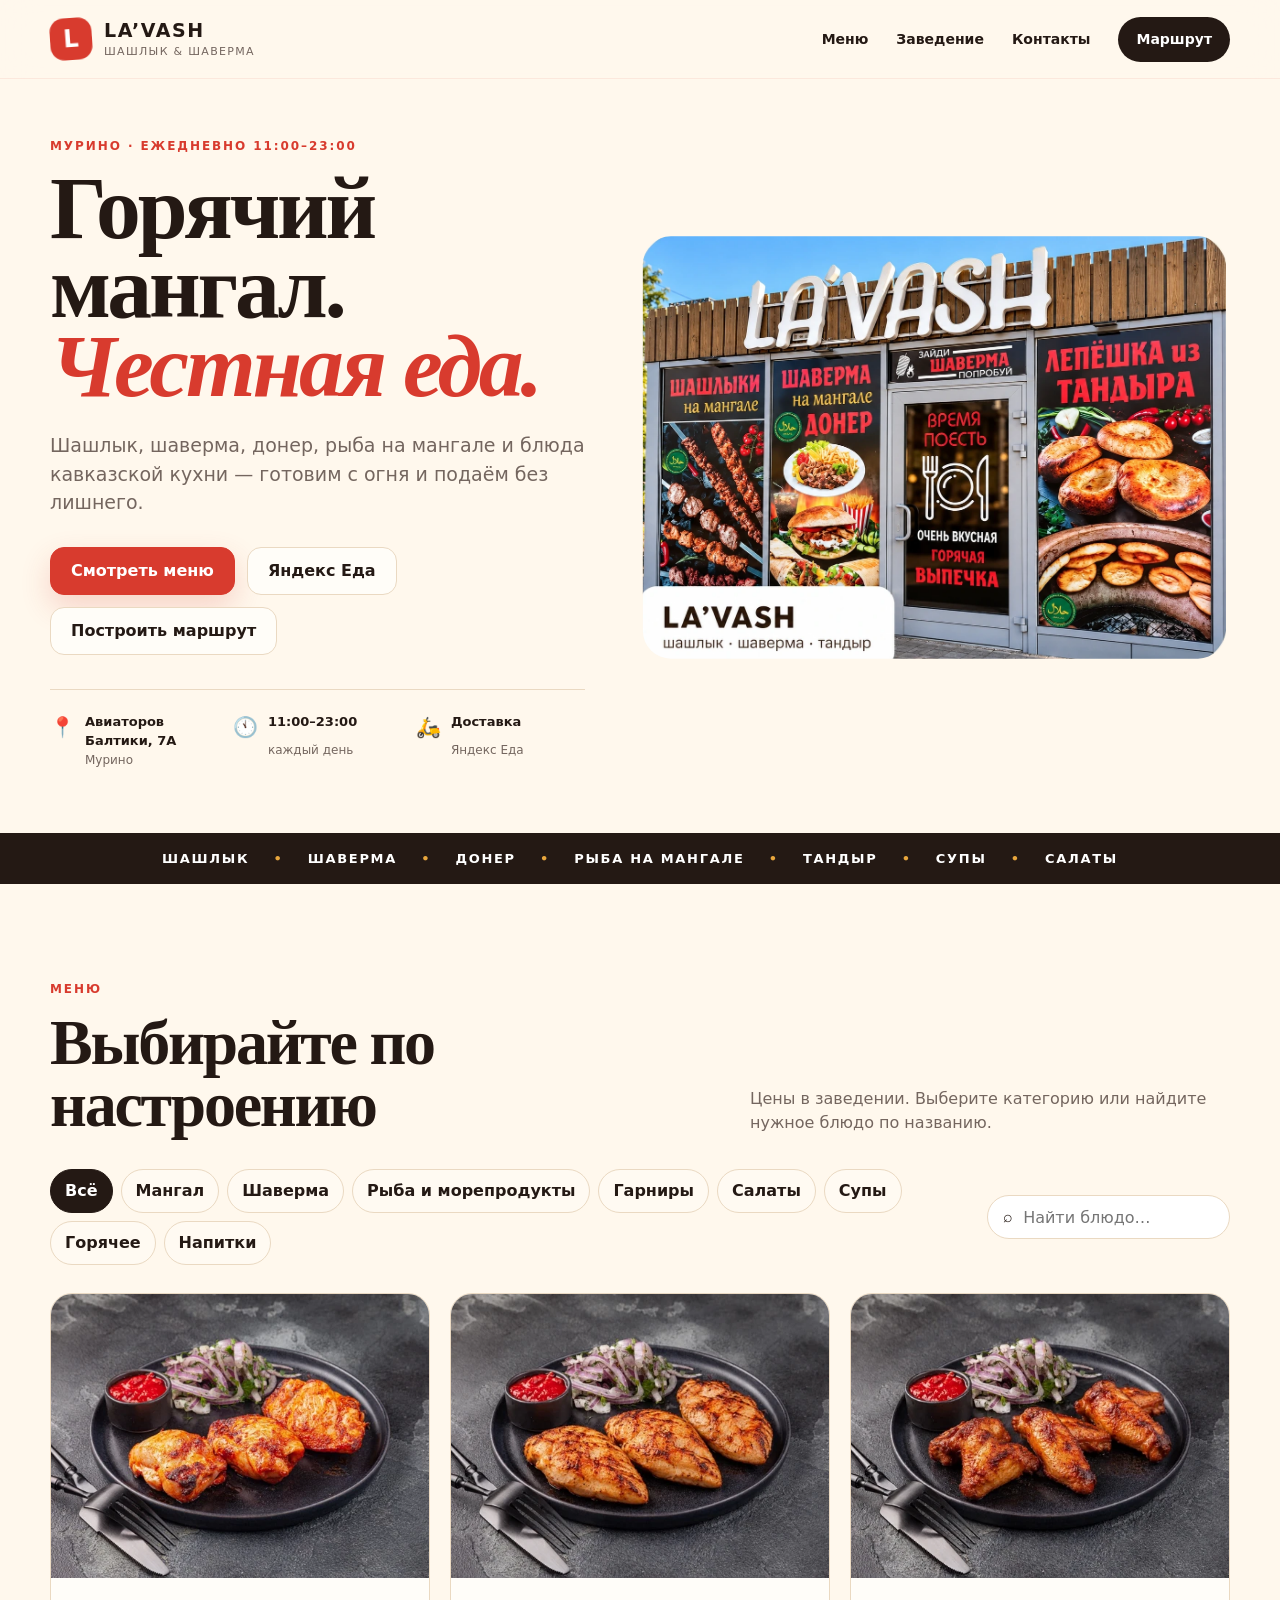
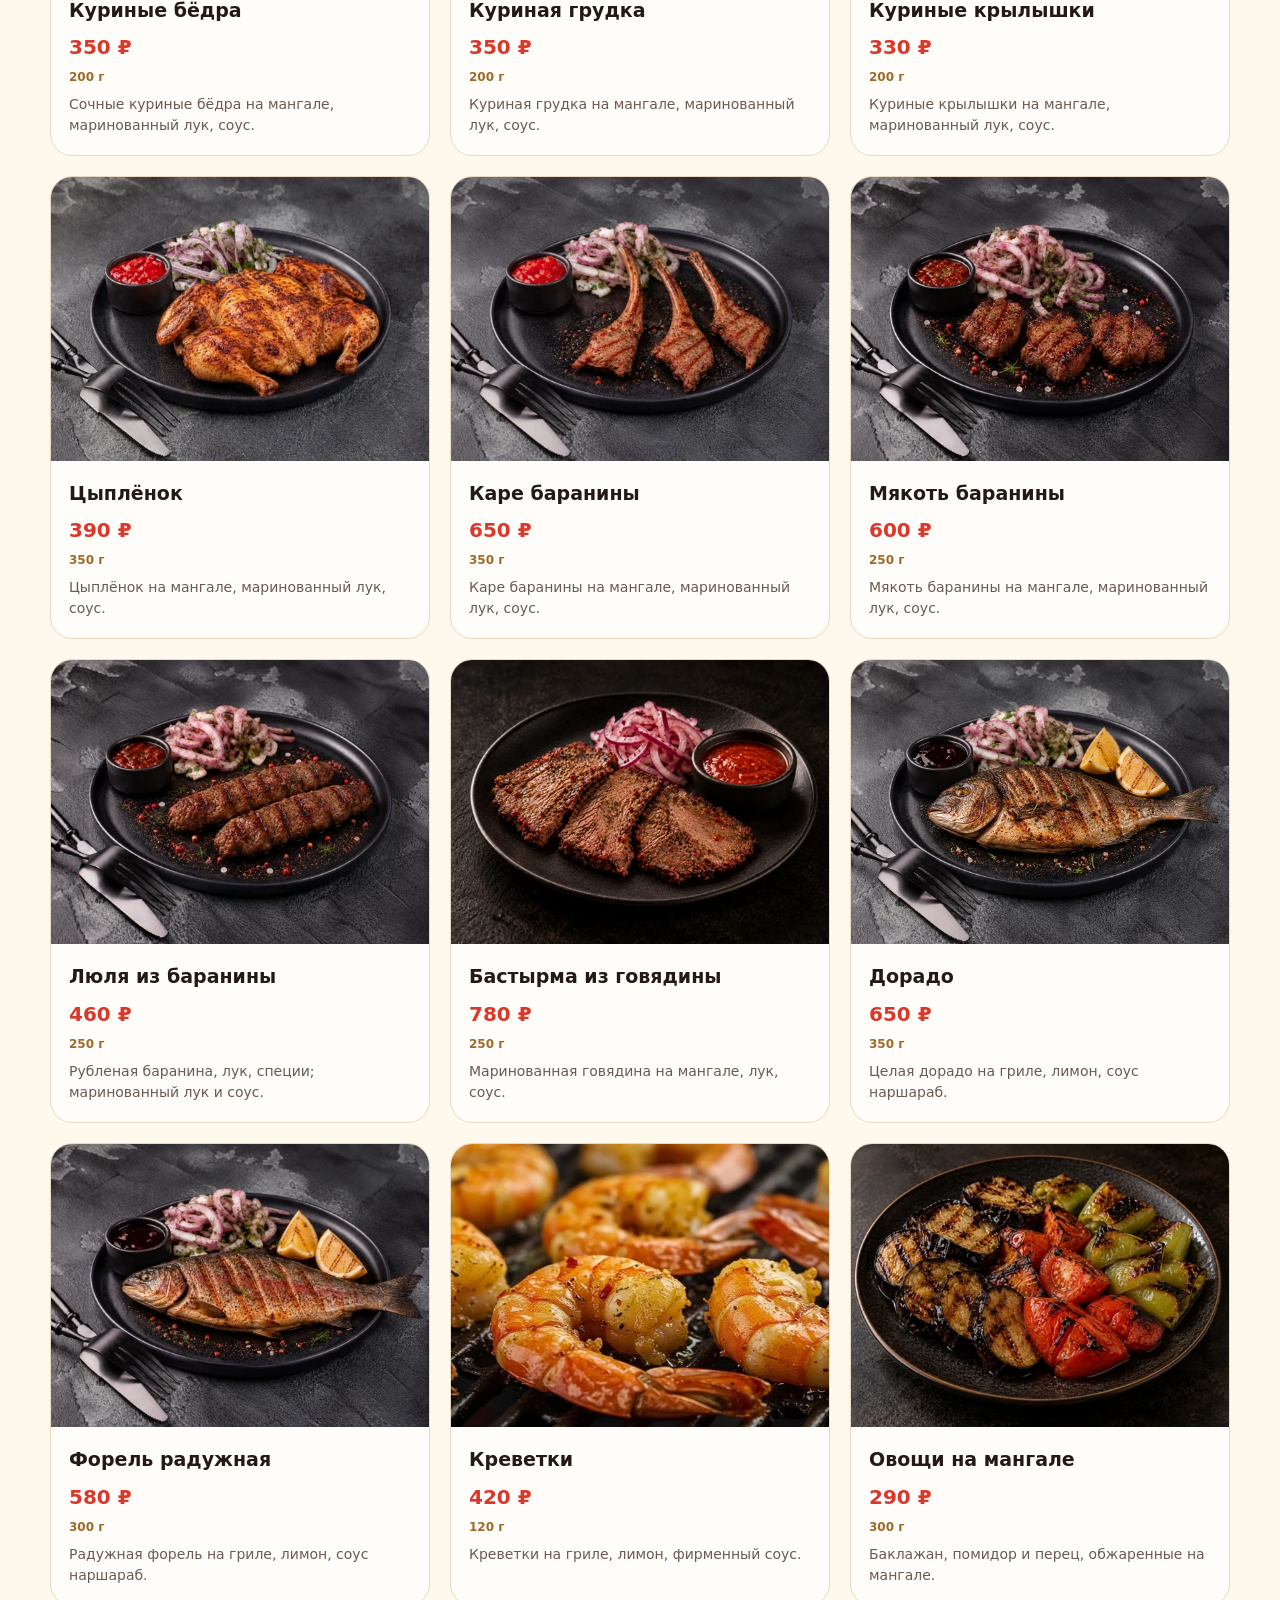
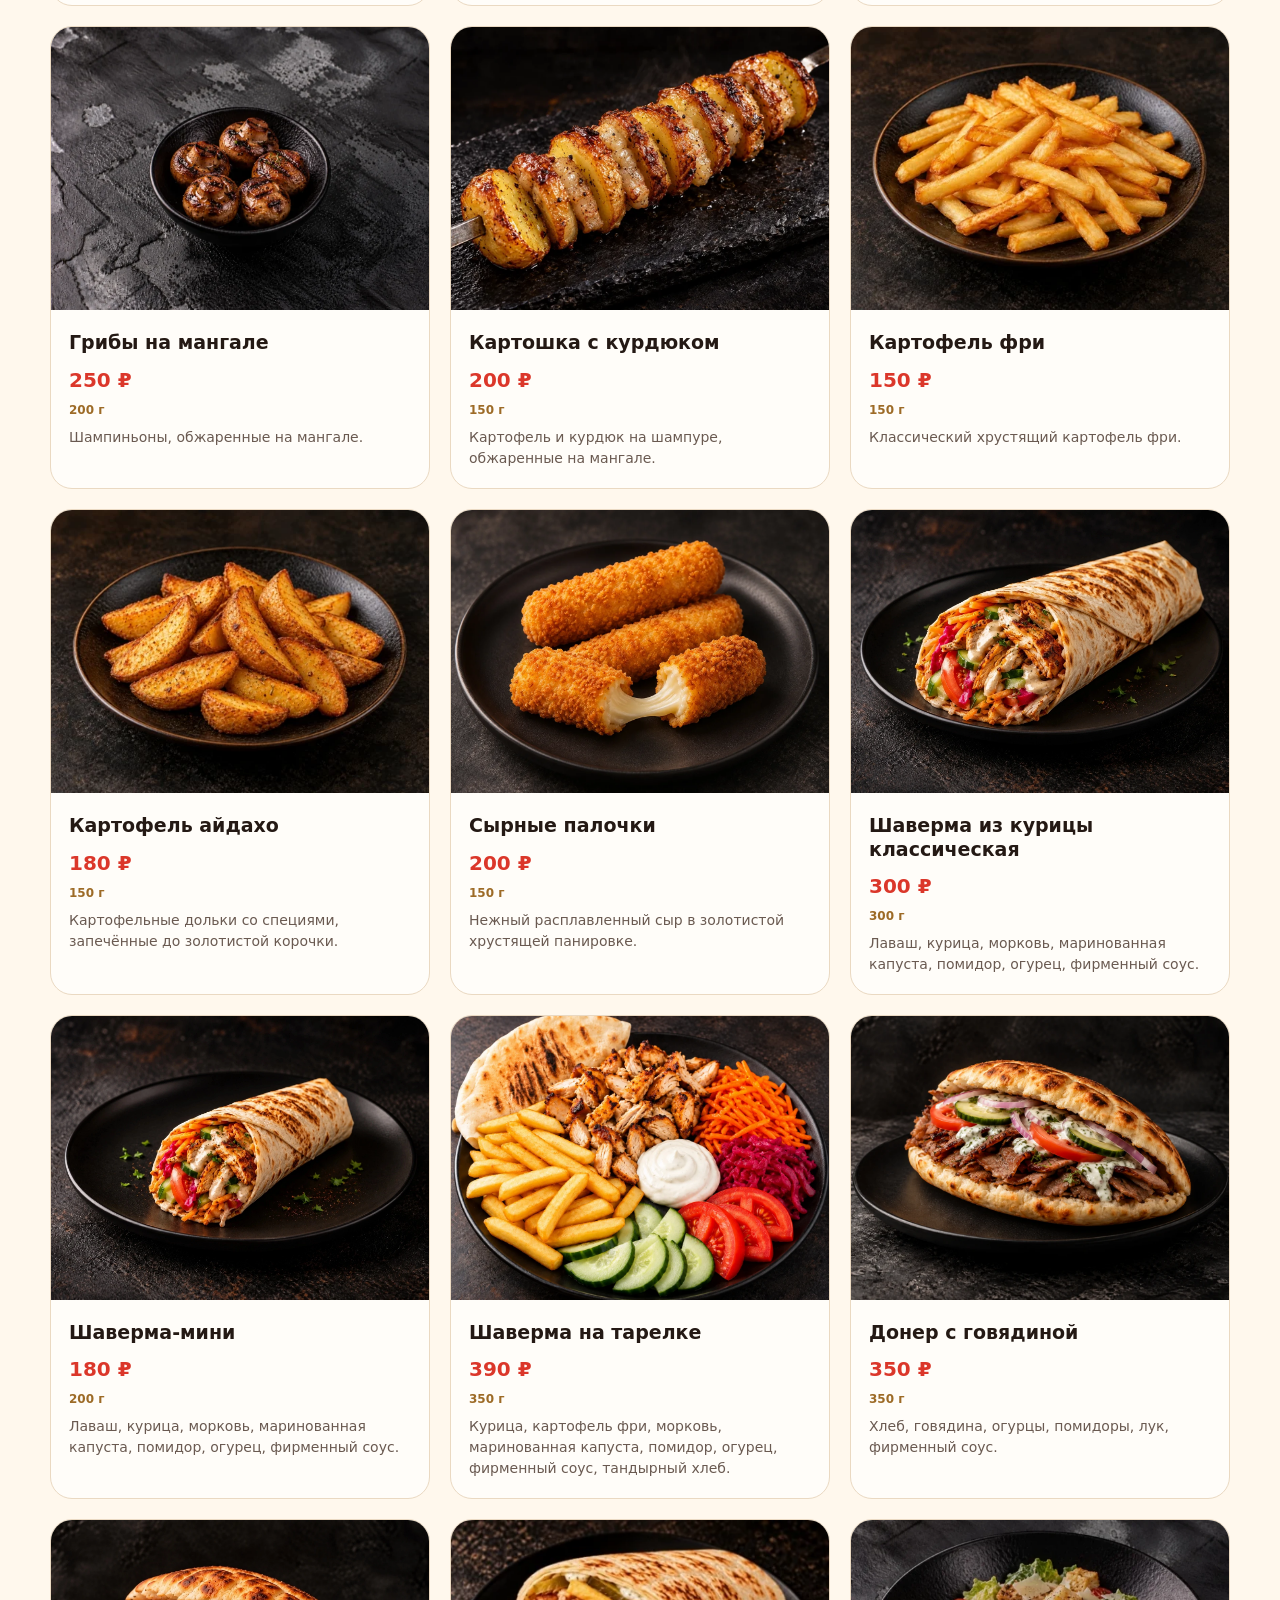
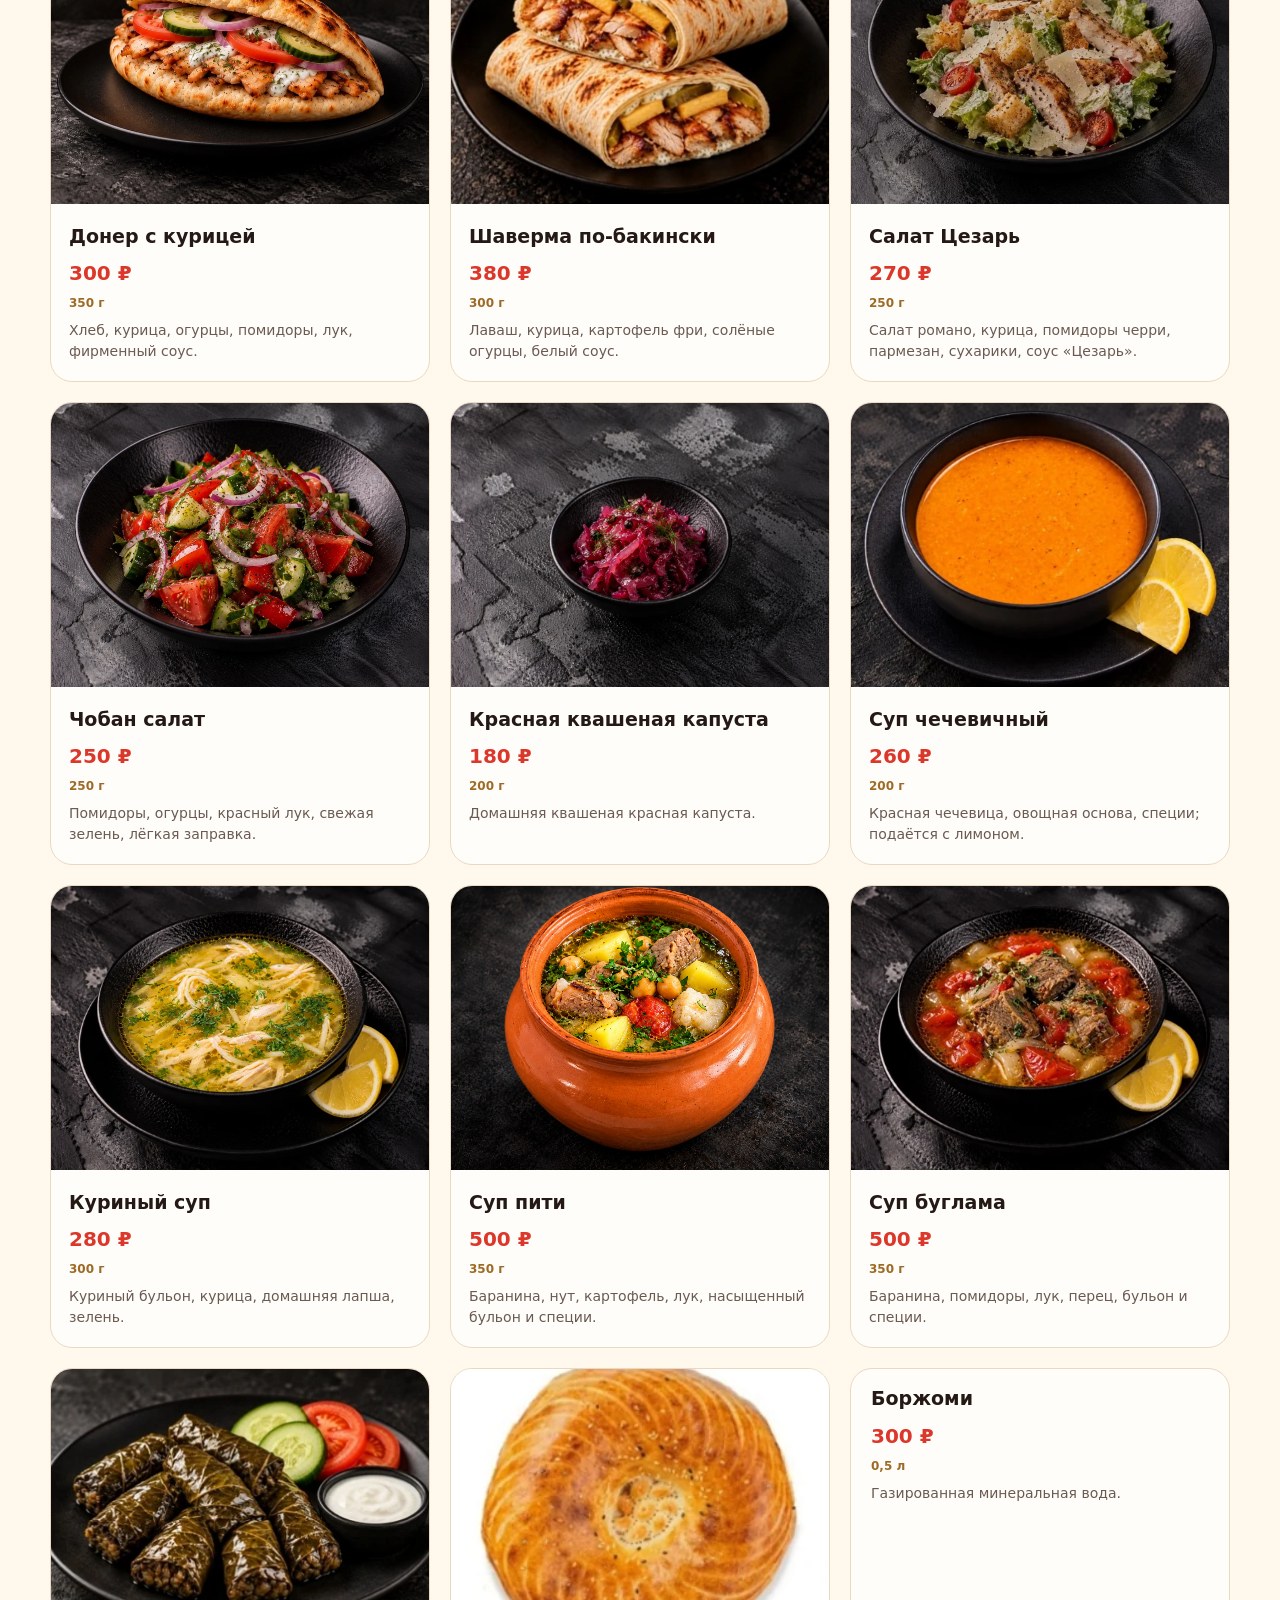
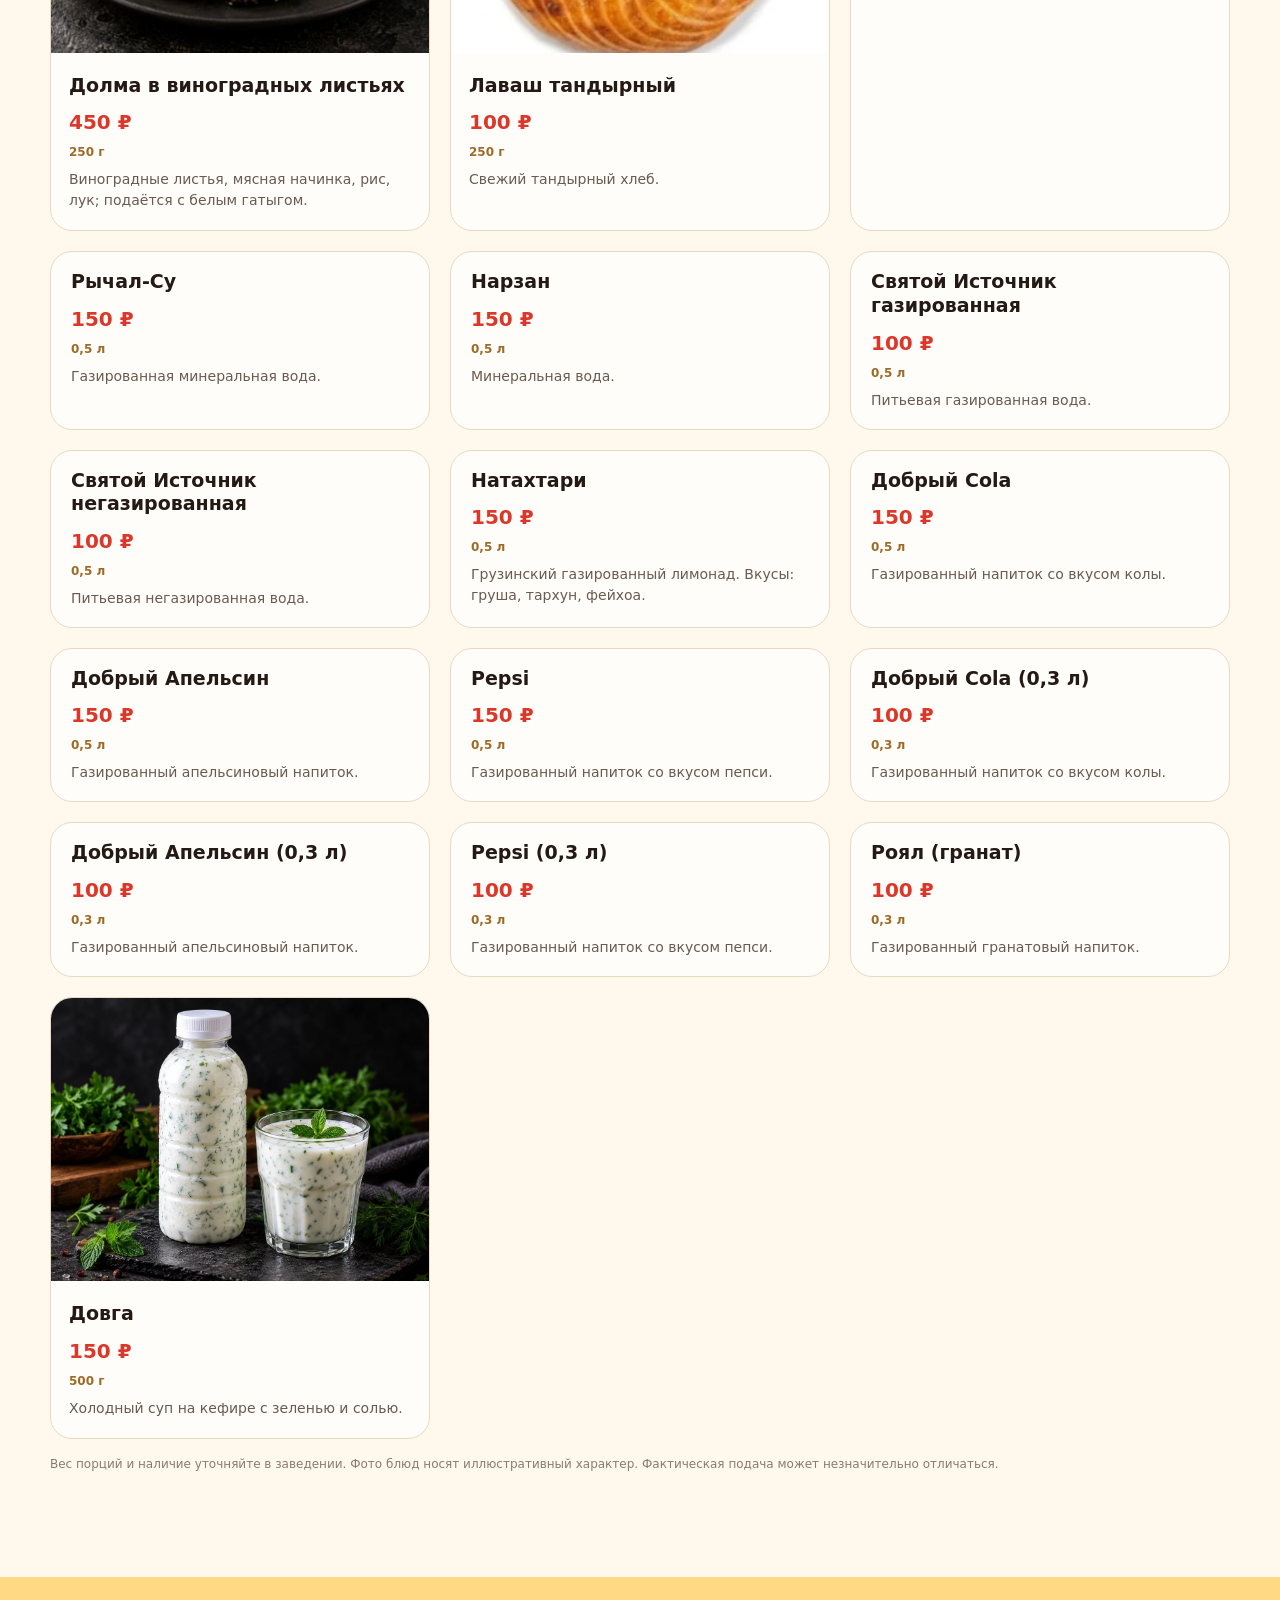
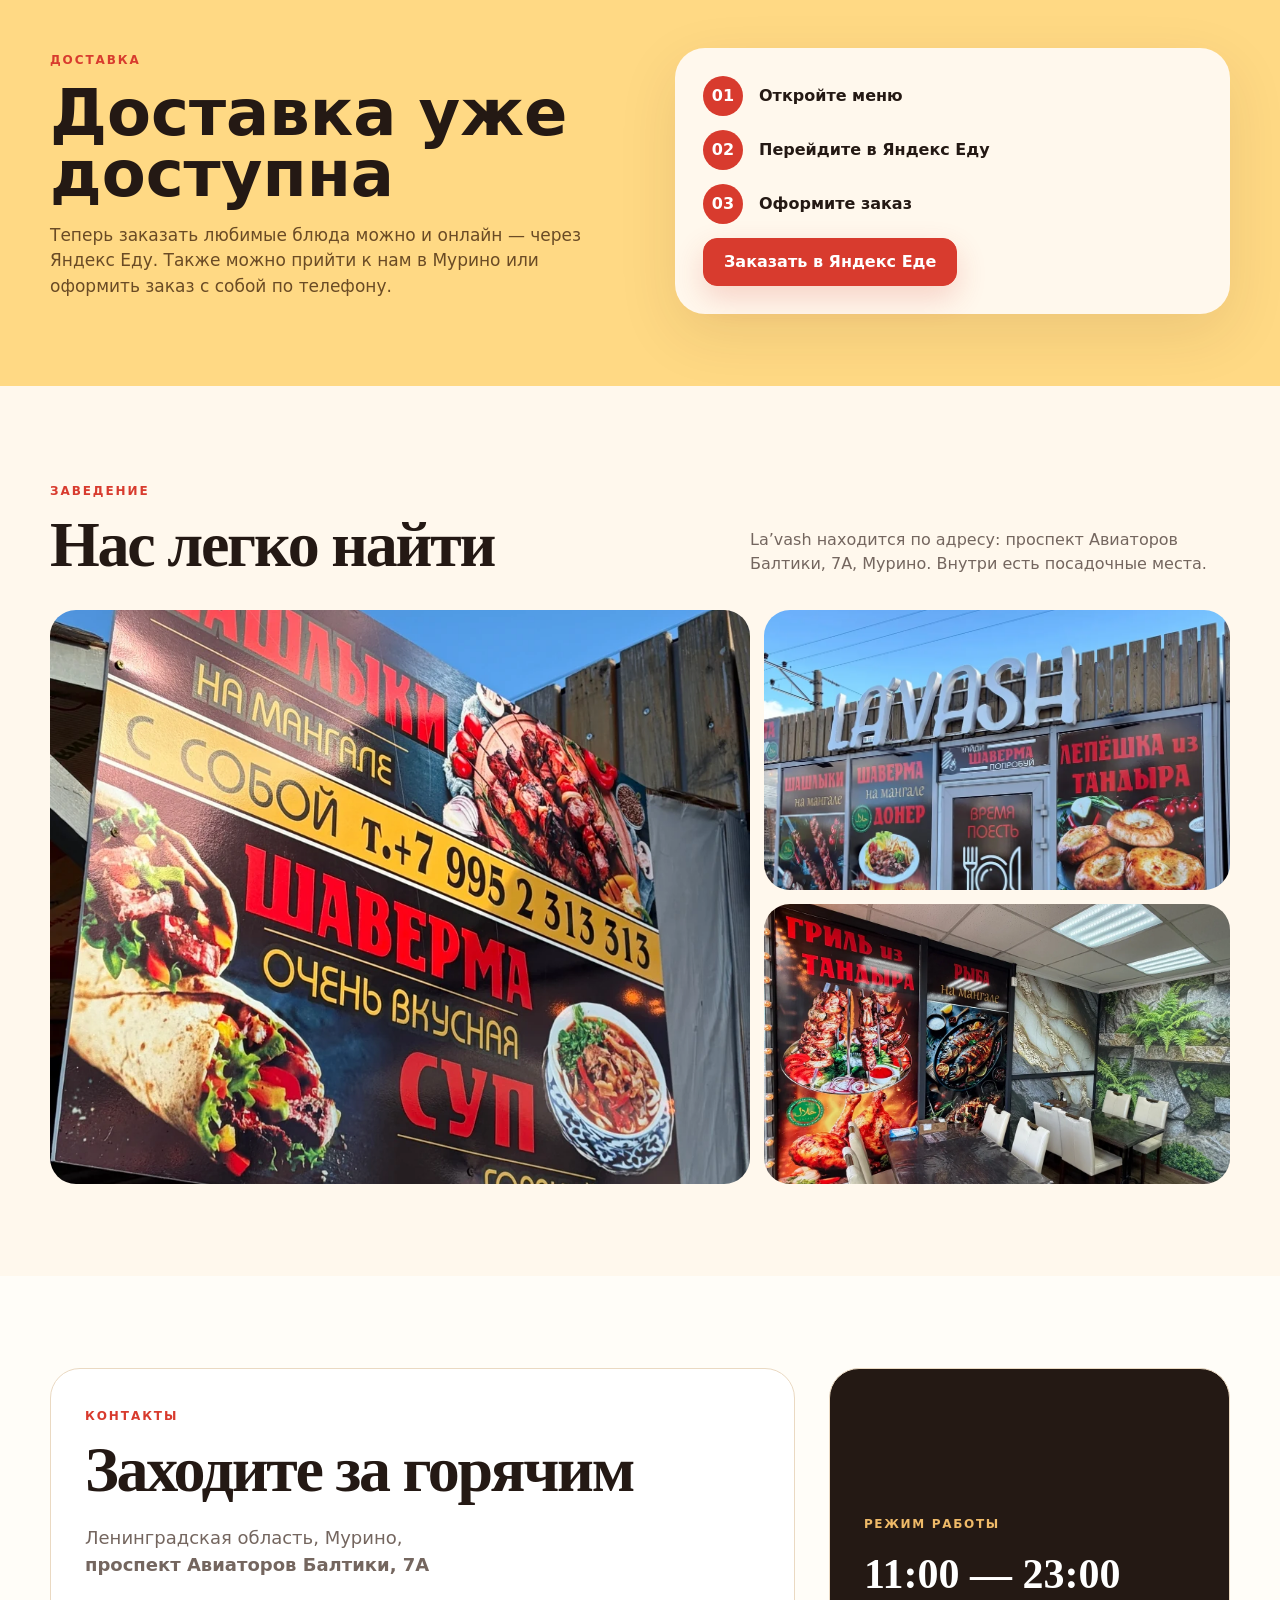
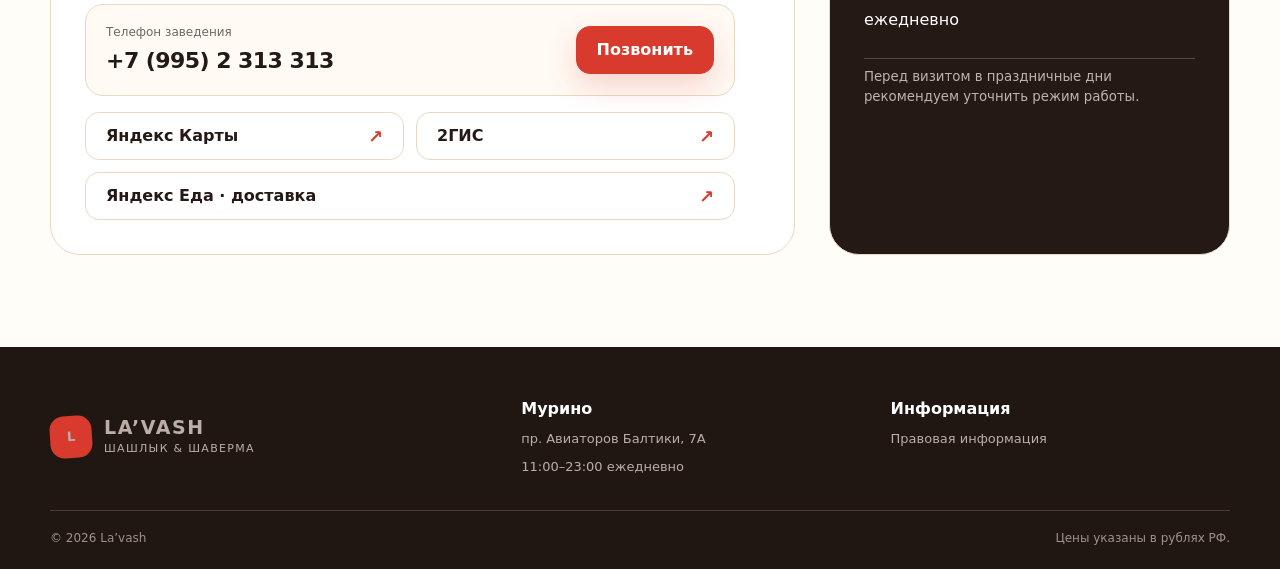
<file: index.html>
<!doctype html>
<html lang="ru">
<head>
  <meta charset="utf-8">
  <meta name="viewport" content="width=device-width, initial-scale=1">
  <meta name="theme-color" content="#fff6e8">
  <meta name="description" content="La’vash — шашлык, шаверма, донер, рыба на мангале и горячая выпечка в Мурино. Проспект Авиаторов Балтики, 7А.">
  <title>La’vash — шашлык & шаверма в Мурино</title>
  <link rel="stylesheet" href="styles.css">
</head>
<body>
  <a class="skip-link" href="#main">Перейти к содержимому</a>

  <header class="site-header" id="top">
    <div class="container nav-wrap">
      <a class="brand" href="#top" aria-label="La’vash — на главную">
        <span class="brand-mark">L</span>
        <span class="brand-text"><b>LA’VASH</b><small>шашлык & шаверма</small></span>
      </a>
      <button class="nav-toggle" type="button" aria-label="Открыть меню" aria-expanded="false">☰</button>
      <nav class="nav" aria-label="Основная навигация">
        <a href="#menu">Меню</a>
        <a href="#place">Заведение</a>
        <a href="#contacts">Контакты</a>
        <a class="nav-cta" href="https://yandex.ru/maps/-/CXF4zAoS" target="_blank" rel="noopener">Маршрут</a>
      </nav>
    </div>
  </header>

  <main id="main">
    <section class="hero">
      <div class="container hero-grid">
        <div class="hero-copy">
          <div class="eyebrow">Мурино · ежедневно 11:00–23:00</div>
          <h1>Горячий мангал.<br><span>Честная еда.</span></h1>
          <p class="hero-lead">Шашлык, шаверма, донер, рыба на мангале и блюда кавказской кухни — готовим с огня и подаём без лишнего.</p>
          <div class="hero-actions">
            <a class="btn btn-primary" href="#menu">Смотреть меню</a>
            <a class="btn btn-light" href="https://eda.yandex.ru/restaurant/lavash_shashlykshaverma" target="_blank" rel="noopener">Яндекс Еда</a>
            <a class="btn btn-light" href="https://yandex.ru/maps/-/CXF4zAoS" target="_blank" rel="noopener">Построить маршрут</a>
          </div>
          <div class="quick-info" aria-label="Краткая информация">
            <div><span>📍</span><b>Авиаторов Балтики, 7А</b><small>Мурино</small></div>
            <div><span>🕚</span><b>11:00–23:00</b><small>каждый день</small></div>
            <div><span>🛵</span><b>Доставка</b><small>Яндекс Еда</small></div>
          </div>
        </div>
        <div class="hero-media">
          <img src="assets/img/location-hero-final.webp" alt="Фасад La’vash в Мурино" width="1280" height="1070" fetchpriority="high">
          <div class="hero-badge"><b>LA’VASH</b><span>шашлык · шаверма · тандыр</span></div>
        </div>
      </div>
    </section>

    <section class="ticker" aria-label="Основные категории">
      <div class="ticker-inner">ШАШЛЫК <i>•</i> ШАВЕРМА <i>•</i> ДОНЕР <i>•</i> РЫБА НА МАНГАЛЕ <i>•</i> ТАНДЫР <i>•</i> СУПЫ <i>•</i> САЛАТЫ</div>
    </section>

    <section class="menu-section section" id="menu">
      <div class="container">
        <div class="section-head">
          <div><span class="eyebrow">Меню</span><h2>Выбирайте по настроению</h2></div>
          <p>Цены в заведении. Выберите категорию или найдите нужное блюдо по названию.</p>
        </div>

        <div class="menu-tools">
          <div class="filters" role="group" aria-label="Фильтр меню">
            <button class="filter active" data-filter="all">Всё</button>
            <button class="filter" data-filter="grill">Мангал</button>
            <button class="filter" data-filter="shawarma">Шаверма</button>
            <button class="filter" data-filter="fish">Рыба и морепродукты</button>
            <button class="filter" data-filter="sides">Гарниры</button>
            <button class="filter" data-filter="salads">Салаты</button>
            <button class="filter" data-filter="soups">Супы</button>
            <button class="filter" data-filter="hot">Горячее</button>
            <button class="filter" data-filter="drinks">Напитки</button>
          </div>
          <label class="search"><span aria-hidden="true">⌕</span><input id="menuSearch" type="search" placeholder="Найти блюдо…" autocomplete="off" aria-label="Поиск по меню"></label>
        </div>

        <div class="menu-layout">
          <aside class="menu-visual" aria-label="Фотографии блюд">
            <div class="visual-media" id="categoryVisual"></div><div class="photo-toolbar"><span id="photoCount">Фото блюд</span><div><button id="photoPrev" type="button" aria-label="Предыдущее фото">‹</button><button id="photoNext" type="button" aria-label="Следующее фото">›</button></div></div>
            <div class="visual-caption"><span>готовим на огне</span><b id="categoryCaption">Мангал — наша основа</b></div>
          </aside>
          <div class="menu-list" id="menuList"></div>
        </div>
        <p class="menu-note">Вес порций и наличие уточняйте в заведении. Фото блюд носят иллюстративный характер. Фактическая подача может незначительно отличаться.</p>
      </div>
    </section>

    <section class="accent-section">
      <div class="container accent-grid">
        <div>
          <span class="eyebrow">Доставка</span>
          <h2>Доставка уже доступна</h2>
          <p>Теперь заказать любимые блюда можно и онлайн — через Яндекс Еду. Также можно прийти к нам в Мурино или оформить заказ с собой по телефону.</p>
        </div>
        <div class="accent-card">
          <span>01</span><b>Откройте меню</b>
          <span>02</span><b>Перейдите в Яндекс Еду</b>
          <span>03</span><b>Оформите заказ</b>
          <a class="btn btn-primary" href="https://eda.yandex.ru/restaurant/lavash_shashlykshaverma" target="_blank" rel="noopener">Заказать в Яндекс Еде</a>
        </div>
      </div>
    </section>

    <section class="section place" id="place">
      <div class="container">
        <div class="section-head">
          <div><span class="eyebrow">Заведение</span><h2>Нас легко найти</h2></div>
          <p>La’vash находится по адресу: проспект Авиаторов Балтики, 7А, Мурино. Внутри есть посадочные места.</p>
        </div>
        <div class="gallery">
          <figure class="gallery-main"><img src="assets/img/venue-sign-selected.webp" alt="Указатель к La’vash у входа" loading="lazy"></figure>
          <figure><img src="assets/img/location-angle.webp" alt="Фасад La’vash" loading="lazy"></figure>
          <figure><img src="assets/img/location-inside.webp" alt="Зал La’vash" loading="lazy"></figure>
        </div>
      </div>
    </section>

    <section class="section contacts" id="contacts">
      <div class="container contact-grid">
        <div class="contact-copy">
          <span class="eyebrow">Контакты</span>
          <h2>Заходите за горячим</h2>
          <p class="address">Ленинградская область, Мурино,<br><b>проспект Авиаторов Балтики, 7А</b></p>
          <div class="contact-panel">
            <div class="contact-phone-row"><div><span class="contact-hint">Телефон заведения</span><a class="contact-phone" href="tel:+79952313313">+7 (995) 2 313 313</a></div><a class="btn btn-primary" href="tel:+79952313313">Позвонить</a></div>
            <div class="contact-map-actions"><a class="btn btn-light" href="https://yandex.ru/maps/-/CXF4zAoS" target="_blank" rel="noopener noreferrer">Яндекс Карты <span aria-hidden="true">↗</span></a><a class="btn btn-light" href="https://2gis.ru/spb/search/la'vash%20%D0%BF%D1%80%D0%BE%D1%81%D0%BF%D0%B5%D0%BA%D1%82%20%D0%90%D0%B2%D0%B8%D0%B0%D1%82%D0%BE%D1%80%D0%BE%D0%B2%20%D0%91%D0%B0%D0%BB%D1%82%D0%B8%D0%BA%D0%B8%207%D0%90%20%D0%9C%D1%83%D1%80%D0%B8%D0%BD%D0%BE/firm/70000001117496208?m=30.443083%2C60.05188%2F19.8" target="_blank" rel="noopener noreferrer">2ГИС <span aria-hidden="true">↗</span></a><a class="btn btn-light contact-delivery-link" href="https://eda.yandex.ru/restaurant/lavash_shashlykshaverma" target="_blank" rel="noopener noreferrer">Яндекс Еда · доставка <span aria-hidden="true">↗</span></a></div>
            
          </div>
        </div>
        <div class="hours-card">
          <span>Режим работы</span>
          <strong>11:00 — 23:00</strong>
          <p>ежедневно</p>
          <hr>
          <small>Перед визитом в праздничные дни рекомендуем уточнить режим работы.</small>
        </div>
      </div>
    </section>
  </main>

  <footer class="footer">
    <div class="container footer-grid">
      <div class="brand footer-brand"><span class="brand-mark">L</span><span class="brand-text"><b>LA’VASH</b><small>шашлык & шаверма</small></span></div>
      <div><b>Мурино</b><span>пр. Авиаторов Балтики, 7А</span><span>11:00–23:00 ежедневно</span></div>
      <div><b>Информация</b><a href="legal.html">Правовая информация</a></div>
    </div>
    <div class="container footer-bottom"><span>© <span id="year"></span> La’vash</span><span>Цены указаны в рублях РФ.</span></div>
  </footer>

  <div id="dishLightbox" class="dish-lightbox" hidden role="dialog" aria-modal="true" aria-label="Фото блюда"><div class="lb-card"><button type="button" class="lb-close" aria-label="Закрыть">×</button><img alt=""><div class="lb-title"></div></div></div>
<script src="script.js"></script>
</body>
</html>
</file>
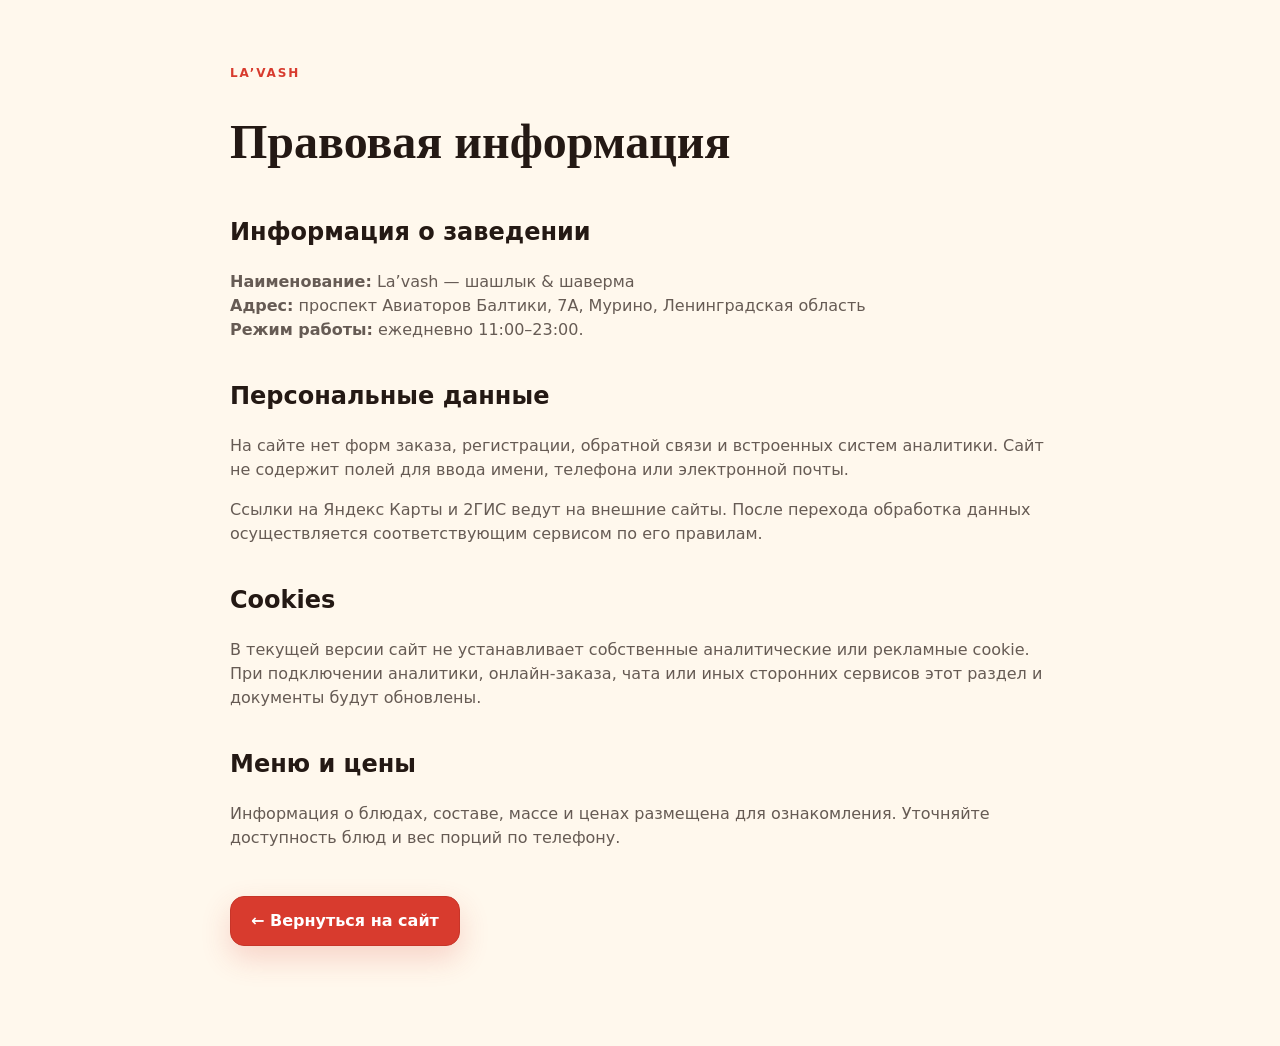
<file: legal.html>
<!doctype html><html lang="ru"><head><meta charset="utf-8"><meta name="viewport" content="width=device-width,initial-scale=1"><title>Правовая информация — La’vash</title><link rel="stylesheet" href="styles.css"><style>.legal{max-width:860px;margin:0 auto;padding:60px 20px 100px}.legal h1{font-family:Georgia,serif;font-size:48px;margin:10px 0 20px}.legal h2{margin-top:36px}.legal p,.legal li{color:#665b54}.notice{background:#fff1d4;border:1px solid #efd092;border-radius:18px;padding:18px}.legal a{color:#c93b2e;text-decoration:underline}.back{display:inline-flex;margin-top:30px;color:#fff!important;text-decoration:none!important;min-height:50px;background:#d83b2e;border:1px solid #c73529;font-weight:800}.back:hover{background:#b82d23}.legal .back:focus-visible{outline:3px solid #f1c66e}</style></head><body><main class="legal"><span class="eyebrow">La’vash</span><h1>Правовая информация</h1><h2>Информация о заведении</h2><p><b>Наименование:</b> La’vash — шашлык & шаверма<br><b>Адрес:</b> проспект Авиаторов Балтики, 7А, Мурино, Ленинградская область<br><b>Режим работы:</b> ежедневно 11:00–23:00.</p><h2>Персональные данные</h2><p>На сайте нет форм заказа, регистрации, обратной связи и встроенных систем аналитики. Сайт не содержит полей для ввода имени, телефона или электронной почты.</p><p>Ссылки на Яндекс Карты и 2ГИС ведут на внешние сайты. После перехода обработка данных осуществляется соответствующим сервисом по его правилам.</p><h2>Cookies</h2><p>В текущей версии сайт не устанавливает собственные аналитические или рекламные cookie. При подключении аналитики, онлайн-заказа, чата или иных сторонних сервисов этот раздел и документы будут обновлены.</p><h2>Меню и цены</h2><p>Информация о блюдах, составе, массе и ценах размещена для ознакомления. Уточняйте доступность блюд и вес порций по телефону.</p><a class="btn btn-primary back" href="index.html">← Вернуться на сайт</a></main></body></html>
</file>
<file: styles.css>
:root{
  --bg:#fff8ed; --paper:#fffdf8; --ink:#241914; --muted:#74665f; --red:#d83b2e; --red2:#f0523e;
  --gold:#e8a63d; --line:#ead9c2; --sage:#6d7c52; --shadow:0 20px 60px rgba(71,40,19,.10);
  --radius:28px; --container:min(1180px,calc(100% - 40px));
}
*{box-sizing:border-box}html{scroll-behavior:smooth}body{margin:0;font-family:Inter,ui-sans-serif,system-ui,-apple-system,"Segoe UI",Arial,sans-serif;background:var(--bg);color:var(--ink);line-height:1.5}img{max-width:100%;display:block}a{color:inherit;text-decoration:none}button,input{font:inherit}.container{width:var(--container);margin-inline:auto}.skip-link{position:fixed;left:12px;top:-60px;z-index:999;background:#fff;padding:10px 16px;border-radius:10px}.skip-link:focus{top:12px}.site-header{position:sticky;top:0;z-index:40;background:rgba(255,248,237,.88);backdrop-filter:blur(18px);border-bottom:1px solid rgba(216,59,46,.08)}.nav-wrap{min-height:78px;display:flex;align-items:center;justify-content:space-between;gap:20px}.brand{display:inline-flex;align-items:center;gap:12px}.brand-mark{width:42px;height:42px;border-radius:14px;background:var(--red);color:white;display:grid;place-items:center;font-weight:900;font-size:24px;transform:rotate(-4deg)}.brand-text{display:flex;flex-direction:column;line-height:1.05}.brand-text b{font-size:19px;letter-spacing:.08em}.brand-text small{margin-top:5px;color:var(--muted);font-size:11px;text-transform:uppercase;letter-spacing:.12em}.nav{display:flex;align-items:center;gap:28px;font-weight:700;font-size:14px}.nav a:not(.nav-cta):hover{color:var(--red)}.nav-cta{background:var(--ink);color:white;padding:12px 18px;border-radius:999px}.nav-toggle{display:none;border:0;background:transparent;font-size:26px}.hero{padding:54px 0 64px;overflow:hidden}.hero-grid{display:grid;grid-template-columns:.95fr 1.05fr;align-items:center;gap:54px}.eyebrow{display:inline-block;color:var(--red);font-weight:900;text-transform:uppercase;letter-spacing:.16em;font-size:12px;margin-bottom:14px}.hero h1,.section h2{font-family:Georgia,"Times New Roman",serif;letter-spacing:-.035em}.hero h1{font-size:clamp(54px,7vw,96px);line-height:.88;margin:0 0 26px}.hero h1 span{color:var(--red);font-style:italic}.hero-lead{font-size:19px;color:var(--muted);max-width:620px;margin:0 0 30px}.hero-actions,.contact-actions{display:flex;gap:12px;flex-wrap:wrap}.btn{display:inline-flex;align-items:center;justify-content:center;min-height:48px;padding:0 20px;border-radius:14px;border:1px solid var(--line);font-weight:850;cursor:pointer}.btn-primary{background:var(--red);border-color:var(--red);color:#fff;box-shadow:0 12px 30px rgba(216,59,46,.2)}.btn-light{background:var(--paper)}.btn-muted{background:#ede6dc;color:#9a8e85;border-color:#e2d8cc;cursor:not-allowed}.quick-info{display:grid;grid-template-columns:repeat(3,1fr);margin-top:34px;border-top:1px solid var(--line);padding-top:22px;gap:14px}.quick-info>div{display:grid;grid-template-columns:auto 1fr;column-gap:10px}.quick-info span{grid-row:1/3;font-size:20px}.quick-info b{font-size:13px}.quick-info small{color:var(--muted);font-size:12px}.hero-media{position:relative}.hero-media::before{content:"";position:absolute;inset:-24px 30% 35% -12%;background:#ffd990;border-radius:50%;filter:blur(0);z-index:-1}.hero-media img{width:100%;aspect-ratio:4/3;object-fit:cover;border-radius:42px 42px 90px 42px;box-shadow:var(--shadow)}.hero-badge{position:absolute;left:-30px;bottom:28px;background:#fff;padding:16px 20px;border-radius:18px;box-shadow:var(--shadow);display:flex;flex-direction:column}.hero-badge b{letter-spacing:.14em}.hero-badge span{font-size:12px;color:var(--muted);margin-top:3px}.ticker{background:var(--ink);color:#fff;overflow:hidden}.ticker-inner{padding:16px 0;white-space:nowrap;text-align:center;font-size:13px;font-weight:900;letter-spacing:.13em}.ticker i{color:var(--gold);font-style:normal;margin:0 18px}.section{padding:92px 0}.section-head{display:flex;align-items:end;justify-content:space-between;gap:30px;margin-bottom:34px}.section-head h2,.accent-section h2,.contacts h2{font-size:clamp(38px,5vw,64px);line-height:.96;margin:0}.section-head p{max-width:480px;color:var(--muted);margin:0}.menu-tools{display:flex;justify-content:space-between;gap:18px;align-items:center;margin-bottom:28px}.filters{display:flex;gap:8px;flex-wrap:wrap}.filter{border:1px solid var(--line);background:#fffaf2;color:var(--ink);border-radius:999px;padding:9px 14px;font-weight:800;cursor:pointer}.filter.active,.filter:hover{background:var(--ink);color:#fff;border-color:var(--ink)}.search{width:min(280px,100%);background:#fff;border:1px solid var(--line);border-radius:999px;display:flex;align-items:center;gap:8px;padding:0 15px}.search input{border:0;outline:0;background:transparent;width:100%;height:42px;color:var(--ink)}.menu-layout{display:grid;grid-template-columns:390px 1fr;gap:24px;align-items:start}.menu-visual{position:sticky;top:104px;border-radius:var(--radius);overflow:hidden;box-shadow:var(--shadow);background:#fff}.visual-media{height:430px;padding:10px;background:linear-gradient(180deg,#f8f0e3 0%,#fff 100%)}.visual-single img,.visual-triple img{width:100%;height:100%;object-fit:cover;border-radius:22px}.visual-triple{display:grid;grid-template-columns:1.15fr .85fr;grid-template-rows:1fr 1fr;gap:10px}.visual-triple .lead{grid-row:1/3}.visual-caption{padding:20px;background:var(--ink);color:#fff;display:flex;flex-direction:column}.visual-caption span{font-size:11px;text-transform:uppercase;letter-spacing:.14em;color:#efba68}.visual-caption b{font-family:Georgia,serif;font-size:24px;margin-top:4px}.menu-list{display:grid;gap:10px}.menu-group-title{display:flex;align-items:center;gap:12px;margin:22px 0 6px;font-weight:900;font-size:13px;text-transform:uppercase;letter-spacing:.13em;color:var(--red)}.menu-group-title::after{content:"";height:1px;background:var(--line);flex:1}.menu-card{background:rgba(255,255,255,.7);border:1px solid var(--line);border-radius:18px;padding:17px 18px;display:grid;grid-template-columns:1fr auto;gap:4px 20px;transition:.2s}.menu-card:hover{background:#fff;transform:translateY(-1px);box-shadow:0 12px 25px rgba(77,42,20,.06)}.menu-card h3{margin:0;font-size:17px}.menu-card .price{font-size:17px;font-weight:950;color:var(--red);white-space:nowrap}.menu-card .meta{font-size:12px;font-weight:800;color:#9d6b27}.menu-card p{grid-column:1/-1;margin:4px 0 0;color:var(--muted);font-size:13px}.menu-note{color:#8b7a70;font-size:12px;margin-top:16px}.accent-section{background:#ffd984;padding:70px 0}.accent-grid{display:grid;grid-template-columns:1fr 1fr;gap:70px;align-items:center}.accent-section p{color:#6a4b25;font-size:17px;max-width:580px}.accent-card{background:#fff8ed;border-radius:30px;padding:28px;display:grid;grid-template-columns:auto 1fr;gap:14px 18px;box-shadow:var(--shadow)}.accent-card span{width:40px;height:40px;border-radius:50%;background:var(--red);color:white;display:grid;place-items:center;font-weight:900}.accent-card b{align-self:center}.gallery{display:grid;grid-template-columns:1.5fr 1fr;grid-template-rows:280px 280px;gap:14px}.gallery figure{margin:0;border-radius:26px;overflow:hidden}.gallery-main{grid-row:1/3}.gallery img{width:100%;height:100%;object-fit:cover;transition:.4s}.gallery figure:hover img{transform:scale(1.02)}.contacts{background:#fffdf8}.contact-grid{display:grid;grid-template-columns:1.35fr .65fr;gap:34px;align-items:stretch}.contact-copy,.hours-card{border:1px solid var(--line);border-radius:30px;padding:34px;background:#fff}.address{font-size:18px;color:var(--muted);margin:24px 0}.hours-card{background:var(--ink);color:#fff;display:flex;flex-direction:column;justify-content:center}.hours-card span{color:#efba68;text-transform:uppercase;letter-spacing:.14em;font-size:12px;font-weight:800}.hours-card strong{font-family:Georgia,serif;font-size:42px;margin-top:10px}.hours-card p{color:#fff;margin:2px 0 18px}.hours-card hr{border:0;border-top:1px solid #554840;width:100%}.hours-card small{color:#bfb3ac}.footer{background:#201713;color:#fff;padding:50px 0 22px}.footer-grid{display:grid;grid-template-columns:1.3fr 1fr 1fr;gap:30px}.footer-grid>div:not(.brand){display:flex;flex-direction:column;gap:8px}.footer-grid span,.footer-grid a{color:#bcaea6;font-size:13px}.footer-bottom{border-top:1px solid #4b3b33;margin-top:34px;padding-top:18px;display:flex;justify-content:space-between;color:#9f9189;font-size:12px}.footer-brand .brand-text small{color:#bcaea6}.empty-state{padding:30px;text-align:center;border:1px dashed var(--line);border-radius:18px;color:var(--muted)}
@media(max-width:900px){.nav-toggle{display:block}.nav{position:absolute;top:78px;left:20px;right:20px;background:#fff;border:1px solid var(--line);border-radius:20px;padding:18px;box-shadow:var(--shadow);display:none;flex-direction:column;align-items:stretch}.nav.open{display:flex}.hero-grid,.menu-layout,.accent-grid,.contact-grid{grid-template-columns:1fr}.hero{padding-top:30px}.hero-media{order:-1}.hero-media img{aspect-ratio:16/10;border-radius:26px}.hero-badge{left:16px;bottom:16px}.menu-visual{position:relative;top:auto;display:grid;grid-template-columns:1fr 1fr}.visual-media{height:260px}.visual-caption{justify-content:end}.gallery{grid-template-columns:1fr 1fr;grid-template-rows:300px 220px}.gallery-main{grid-column:1/3;grid-row:auto}.footer-grid{grid-template-columns:1fr 1fr}.footer-brand{grid-column:1/3}}
@media(max-width:640px){:root{--container:min(100% - 24px,1180px)}.site-header .brand-text small{display:none}.hero h1{font-size:52px}.hero-lead{font-size:16px}.quick-info{grid-template-columns:1fr;gap:12px}.hero-actions .btn,.contact-actions .btn{flex:1 1 46%}.section{padding:64px 0}.section-head{display:block}.section-head p{margin-top:14px}.menu-tools{align-items:stretch;flex-direction:column}.search{width:100%}.menu-visual{display:block}.visual-media{height:250px}.visual-triple{grid-template-columns:1fr 1fr;grid-template-rows:1fr 1fr}.visual-triple .lead{grid-column:1/3;grid-row:auto}.gallery{display:grid;grid-template-columns:1fr;grid-template-rows:none}.gallery-main{grid-column:auto}.gallery figure{height:240px}.footer-grid{grid-template-columns:1fr}.footer-brand{grid-column:auto}.footer-bottom{flex-direction:column;gap:6px}.hours-card strong{font-size:34px}.menu-card{padding:15px}.ticker-inner{text-align:left;padding-left:12px}}
@media(prefers-reduced-motion:reduce){*{scroll-behavior:auto!important;transition:none!important}}

/* v3 polished gallery and contact */
.visual-media{height:430px;padding:10px;background:#211916}
.visual-triple{display:grid;grid-template-columns:1.18fr .82fr;grid-template-rows:repeat(2,minmax(0,1fr));gap:10px}
.visual-triple img{display:block;width:100%;height:100%;min-width:0;min-height:0;object-fit:cover;object-position:center;border-radius:16px;background:#291f1b}
.visual-triple img.lead{grid-row:span 2}
.photo-toolbar{display:flex;justify-content:space-between;align-items:center;background:#fff8ed;padding:8px 14px;gap:10px;font-size:12px;color:#67574c}
.photo-toolbar>div{display:flex;gap:7px}.photo-toolbar button{width:33px;height:33px;background:#fff;border:1px solid #e3ceb1;border-radius:50%;cursor:pointer;font-size:22px;line-height:1;color:#2a201a}
.photo-toolbar button:hover,.photo-toolbar button:focus-visible{background:#f1dfc3;outline:2px solid #a9592f}
.contact-telephone{display:flex;align-items:center;font-weight:850;font-size:18px;white-space:nowrap;padding:10px 6px}
.gallery-main img{object-position:center}
@media(max-width:900px){.visual-media{height:350px}.menu-visual{grid-template-columns:1fr}.visual-caption{padding:15px 20px}}
@media(max-width:640px){.visual-media{height:330px}.visual-triple{grid-template-columns:1.15fr .85fr;grid-template-rows:repeat(2,minmax(0,1fr))}.visual-triple .lead{grid-row:span 2;grid-column:auto}.contact-telephone{font-size:16px;flex:1 1 100%}.gallery-main img{object-position:center}}

/* Single-photo gallery: one complete photo, no collage repetition */
.visual-media.visual-single-slide{display:block;height:420px;padding:10px;background:#211916;overflow:hidden;touch-action:pan-y}
.visual-single-slide img{display:block;width:100%;height:100%;object-fit:contain;object-position:center;border-radius:17px;background:#211916;user-select:none;-webkit-user-drag:none}
.visual-single-slide:focus-visible{outline:3px solid #d83b2e;outline-offset:-4px}
.photo-toolbar{display:flex;justify-content:space-between;align-items:center;gap:12px;padding:11px 16px;background:#fffaf3}
.photo-toolbar>span{font-size:12px;line-height:1.4;color:#6a5d53;min-width:0}
.photo-toolbar>div{display:flex;flex:none;gap:8px}
.photo-toolbar button{min-width:40px;min-height:40px}
.gallery-main img{object-fit:contain!important;object-position:center!important;background:#fff8ed}
@media(max-width:900px){.visual-media.visual-single-slide{height:350px}.menu-visual{display:block}.gallery-main img{object-fit:contain!important}}
@media(max-width:640px){.visual-media.visual-single-slide{height:300px}.menu-visual{display:block}.gallery-main img{object-fit:contain!important}.photo-toolbar{padding:10px 13px}.photo-toolbar button{min-width:44px;min-height:44px}.menu-card{min-width:0}.menu-card h3{overflow-wrap:anywhere}}

/* Carefully refined final presentation */
.visual-media.visual-single-slide{height:auto!important;aspect-ratio:4 / 3;padding:0!important;background:#201814!important;overflow:hidden}
.visual-single-slide img{display:block;width:100%;height:100%;object-fit:cover;border-radius:0;background:transparent}
.menu-visual{overflow:hidden;box-shadow:0 15px 46px rgba(68,35,17,.12)}
.photo-toolbar{background:#fffaf3}
.gallery{grid-template-columns:.9fr 1.1fr;grid-template-rows:280px 280px}
.gallery-main img,.gallery-main img:hover{object-fit:cover!important;object-position:center!important;background:transparent!important}
.contact-grid{grid-template-columns:minmax(0,1.3fr) minmax(280px,.7fr)}
.contact-panel{margin-top:26px;max-width:650px;display:grid;gap:16px}
.contact-phone-row{display:flex;align-items:center;justify-content:space-between;flex-wrap:wrap;gap:15px;padding:18px 20px;border:1px solid var(--line);border-radius:18px;background:#fffaf4}
.contact-hint{display:block;color:var(--muted);font-size:12px;margin-bottom:3px}
.contact-phone{display:inline-block;font-size:clamp(17px,2vw,22px);font-weight:900;white-space:nowrap;letter-spacing:-.025em}
.contact-phone-row .btn{flex:none}
.contact-map-actions{display:grid;grid-template-columns:1fr 1fr;gap:12px}
.contact-map-actions .btn{background:#fff;justify-content:space-between;gap:12px}
.contact-map-actions .btn span{color:var(--red);font-size:18px}
.contact-tg{margin:0;color:var(--muted);font-size:13px}
@media(max-width:900px){.contact-grid{grid-template-columns:1fr}.gallery{grid-template-columns:.9fr 1.1fr;grid-template-rows:240px 240px}.gallery-main{grid-column:auto;grid-row:1/3}}
@media(max-width:640px){.visual-media.visual-single-slide{height:auto!important;aspect-ratio:4 / 3}.gallery{grid-template-columns:1fr 1fr;grid-template-rows:240px 160px}.gallery-main{grid-column:1/3;grid-row:1}.gallery figure{height:auto;min-height:0}.gallery-main img{object-fit:cover!important;object-position:center 45%!important}.contact-copy,.hours-card{padding:22px}.contact-phone-row{padding:14px;align-items:stretch}.contact-phone-row .btn{width:100%}.contact-map-actions{grid-template-columns:1fr 1fr}.contact-map-actions .btn{padding:0 11px;font-size:13px}.contact-copy h2{font-size:clamp(36px,10vw,52px)}}

/* Final refinements: stable venue photo proportions */
.gallery{grid-template-columns:1.5fr 1fr!important;grid-template-rows:280px 280px!important}
.gallery-main{grid-row:1/3!important;grid-column:auto!important}
.gallery figure:not(.gallery-main) img{object-fit:cover;object-position:center 28%}
.photo-toolbar button:disabled{opacity:.35;cursor:default}
@media(max-width:900px){.gallery{grid-template-columns:1.5fr 1fr!important;grid-template-rows:235px 235px!important}}
@media(max-width:640px){.gallery{grid-template-columns:1fr 1fr!important;grid-template-rows:230px 170px!important}.gallery-main{grid-column:1/3!important;grid-row:1!important}.gallery figure:not(.gallery-main) img{object-position:center 22%}}

/* Фасад целиком: сохраняем пропорции оригинального снимка на любом экране. */
.hero-media img{aspect-ratio:1280 / 1070!important;object-fit:contain!important;object-position:center!important;background:#ecf0f0}
@media(max-width:900px){.hero-media img{aspect-ratio:1280 / 1070!important;object-fit:contain!important}}

/* Фото-карточки каталога */
.menu-layout{display:block!important}.menu-visual{display:none!important}.menu-list{display:grid!important;grid-template-columns:repeat(3,minmax(0,1fr));gap:20px;align-items:stretch}.menu-group-title{display:none!important}.menu-card.dish-card{display:flex;flex-direction:column;padding:0!important;overflow:hidden;border-radius:22px;background:#fffdf9;min-width:0}.dish-photo,.dish-placeholder{width:100%;aspect-ratio:4/3;object-fit:cover;display:block;background:#f3ede5}.dish-placeholder{display:grid;place-items:center;color:#8b796b;font-size:15px}.dish-info{padding:17px 18px 19px;position:relative;flex:1}.dish-card h3{font-size:19px;line-height:1.24;padding-right:0;margin:0 0 10px}.dish-card .dish-price{font-weight:800;color:#db372a;font-size:20px;display:block;margin-bottom:6px}.dish-card .meta{margin-bottom:8px}.dish-card p{line-height:1.5;margin:0;color:#6a5a51;font-size:14px}.menu-card.dish-card .price{display:none}@media(max-width:900px){.menu-list{grid-template-columns:repeat(2,minmax(0,1fr))!important}}@media(max-width:540px){.menu-list{gap:12px!important}.dish-info{padding:12px!important}.dish-card h3{font-size:15px!important}.dish-card .dish-price{font-size:17px!important}.dish-card p{font-size:12px!important}.dish-card .meta{font-size:12px!important}.dish-placeholder{font-size:12px}}

/* FINAL: front image restores rounded full storefront, without letterboxing */
.hero-media img{aspect-ratio: 1.08 / 1 !important;object-fit:cover!important;object-position:center center!important;background:transparent!important;border-radius:38px!important}
@media(max-width:900px){.hero-media img{aspect-ratio:1.18 / 1!important;object-fit:cover!important;object-position:center!important}}
/* Product cards */
.dish-card .dish-photo{cursor:zoom-in;object-fit:cover;object-position:center}
.dish-card .dish-photo:focus-visible{outline:3px solid #cc4c32;outline-offset:-4px}
.dish-lightbox[hidden]{display:none!important}
.dish-lightbox{position:fixed;inset:0;z-index:200;background:rgba(18,11,7,.9);padding:24px;display:grid;place-items:center}
.lb-card{position:relative;max-width:min(850px,96vw);width:100%;background:#fff9f2;border-radius:20px;overflow:hidden}
.lb-card img{width:100%;max-height:78vh;object-fit:contain;background:#18110d}
.lb-title{padding:15px;text-align:center;font-weight:800}
.lb-close{position:absolute;right:10px;top:10px;background:#fff;border:0;box-shadow:0 2px 10px #0003;border-radius:50%;width:42px;height:42px;font-size:27px;cursor:pointer;z-index:1}
@media(max-width:580px){.menu-list{grid-template-columns:1fr!important}.dish-photo,.dish-placeholder{aspect-ratio: 4/3}.dish-card h3{font-size:18px!important}.dish-card p{font-size:14px!important}}

/* Delivery steps: compact labels, no overwide auto-sized column */
.accent-card{grid-template-columns:40px minmax(0,1fr)!important;column-gap:16px!important;row-gap:14px!important;align-items:center!important}
.accent-card b{justify-self:start!important;min-width:0!important}
.accent-card>a.btn{grid-column:1/-1;justify-self:start;width:auto;max-width:100%}

/* Delivery action occupies a separate row below both map links. */
.contact-map-actions .contact-delivery-link{grid-column:1 / -1}

/* Restored homepage hero image (previous approved version) */
.hero-media::before{display:none!important}
.hero-media img{
  aspect-ratio: 4 / 3 !important;
  object-fit: contain !important;
  object-position: center center !important;
  background: transparent !important;
  border-radius: 28px !important;
}
.hero-badge{display:none!important}
@media(max-width:900px){
  .hero-media img{
    aspect-ratio: 4 / 3 !important;
    object-fit: contain !important;
    border-radius: 24px !important;
  }
}

/* Drinks: text-based catalog, fully responsive */
.drinks-illustration{height:100%;min-height:270px;display:flex;flex-direction:column;align-items:center;justify-content:center;gap:16px;background:linear-gradient(145deg,#3d2920,#211611);color:#fff9ee;text-align:center;padding:24px}
.drinks-illustration span{letter-spacing:.2em;font-size:12px;color:#e9b45d;font-weight:750}
.drinks-illustration strong{font-family:Georgia,serif;font-size:clamp(30px,5vw,52px)}
.drinks-illustration small{font-size:14px;color:#e8d0b4}
.drink-card{display:block!important;padding:0!important;overflow:hidden}
.drink-card .dish-info{width:100%;padding:18px 20px!important}
.drink-card .dish-info p{margin-bottom:0}
@media(max-width:650px){.drinks-illustration{min-height:220px}}

/* Compact homepage image, no outer pale poster canvas. */
.hero-media{background:transparent!important;min-width:0;align-self:center}
.hero-media::before{display:none!important}
.hero-media img{display:block;width:100%;height:auto;aspect-ratio:1292 / 965!important;object-fit:cover!important;object-position:center!important;background:transparent!important;border-radius:30px!important;box-shadow:0 18px 42px rgba(45,28,18,.13)}
@media(max-width:900px){.hero-media img{aspect-ratio:1292 / 965!important;border-radius:22px!important}}

/* Final hero polish: hide baked-in gold and beige strips at image edges. */
.hero-media { isolation:isolate; overflow:hidden; border-radius:30px; }
.hero-media img { clip-path:inset(6px 4px 13px 4px round 28px) !important; }
@media(max-width:900px){
  .hero-media {border-radius:22px;}
  .hero-media img {clip-path:inset(4px 3px 10px 3px round 21px) !important;}
}
</file>
